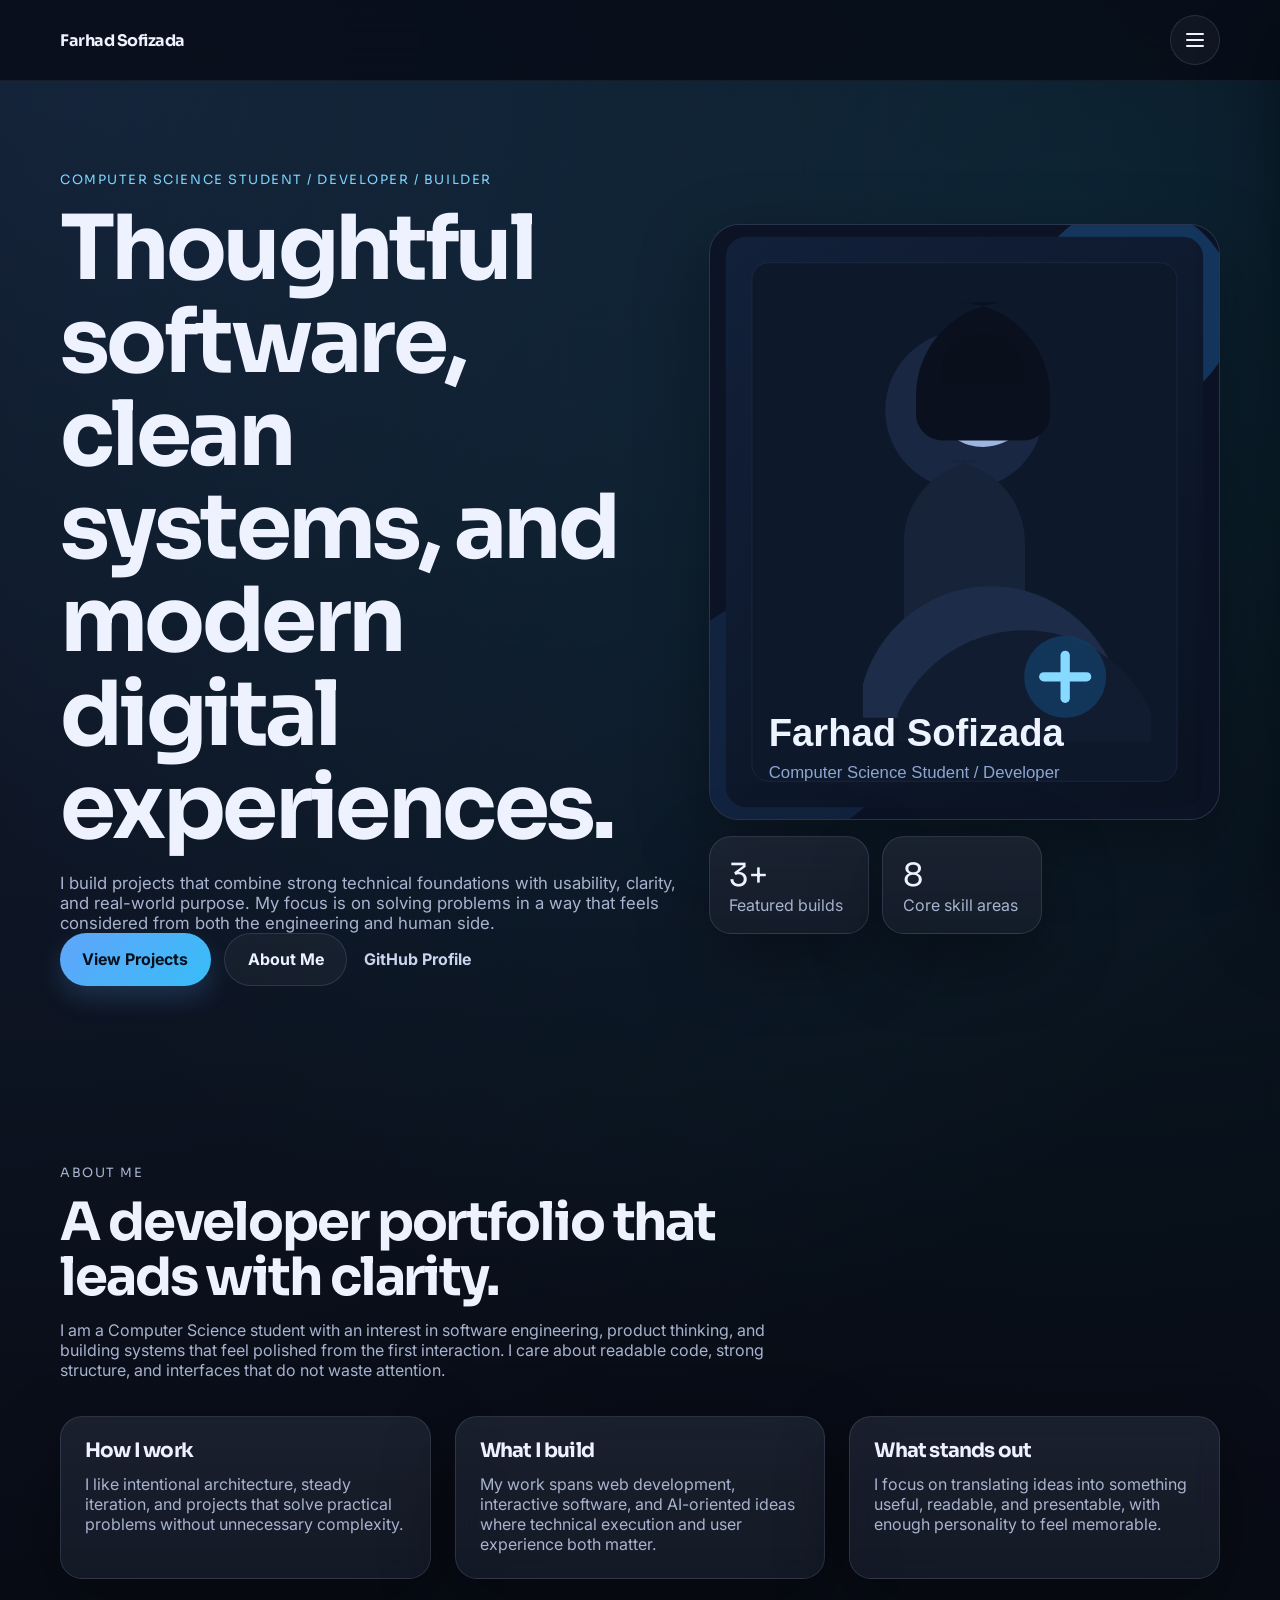
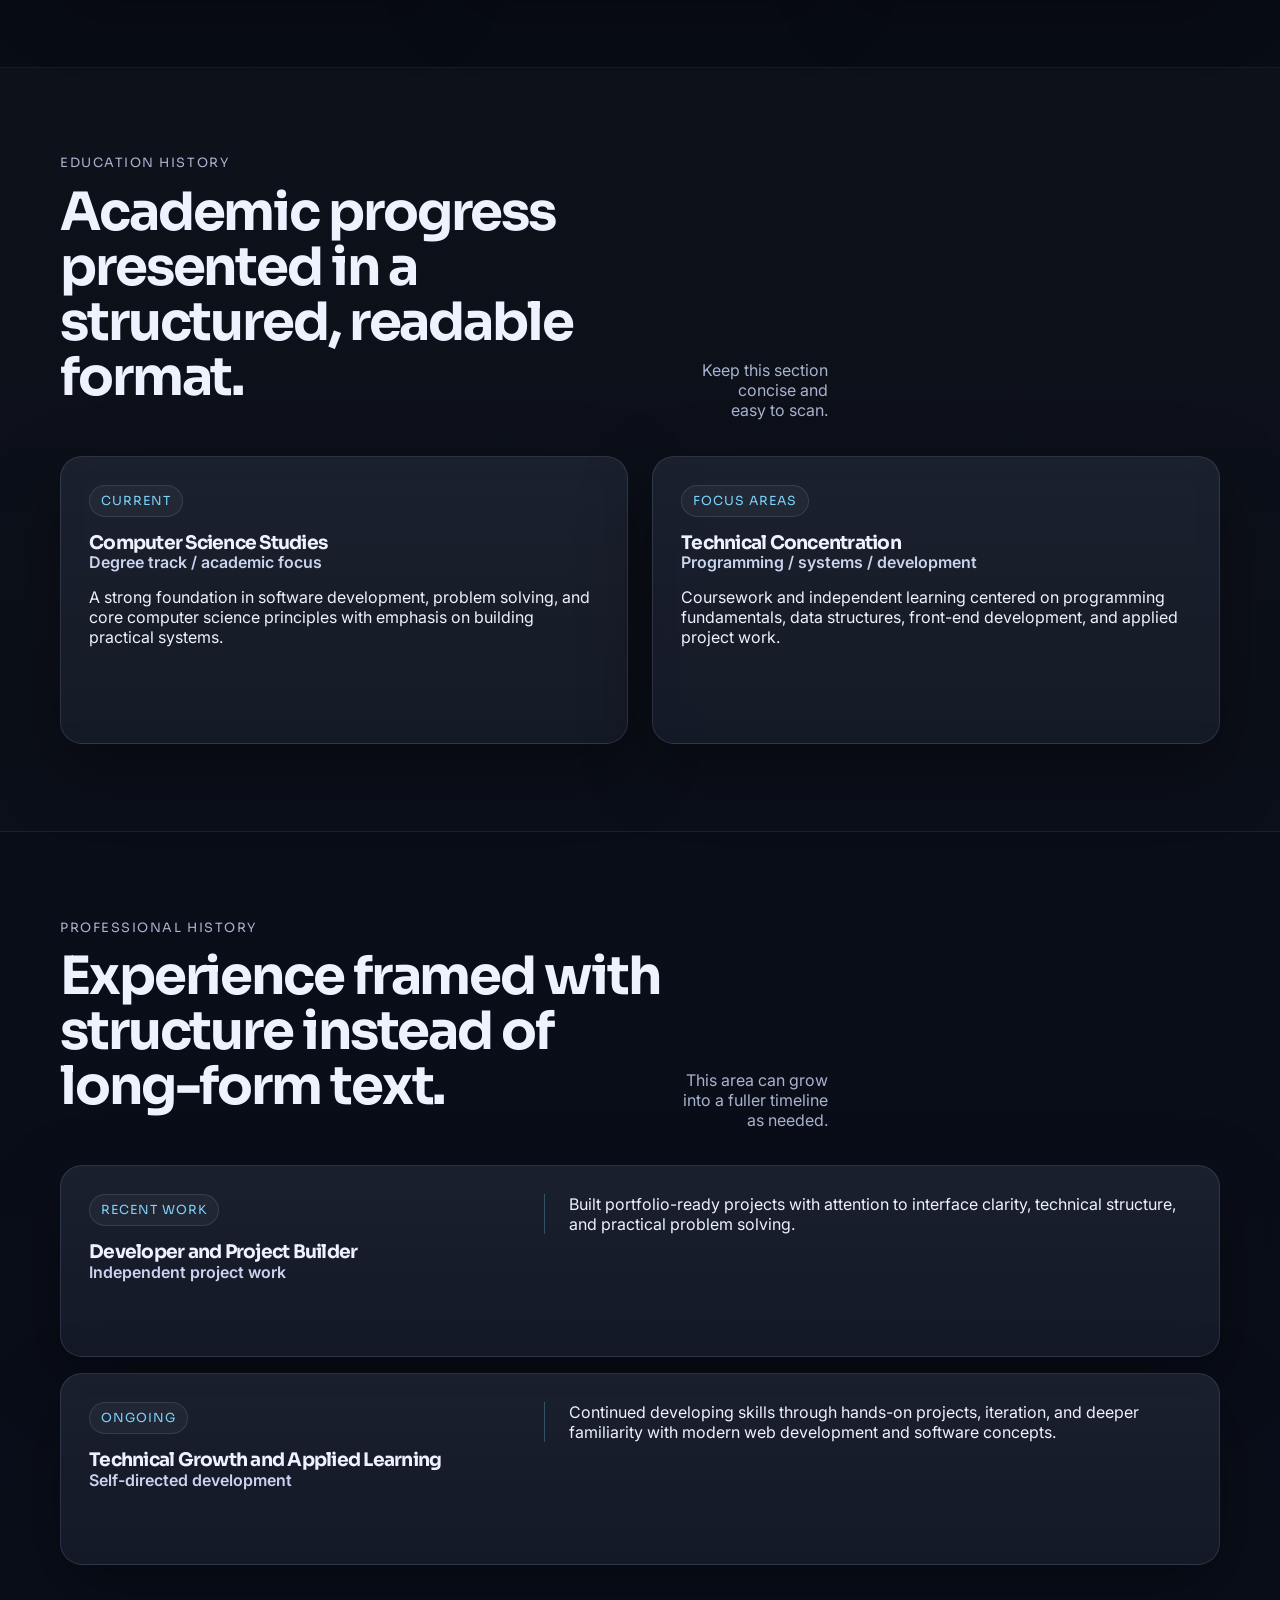
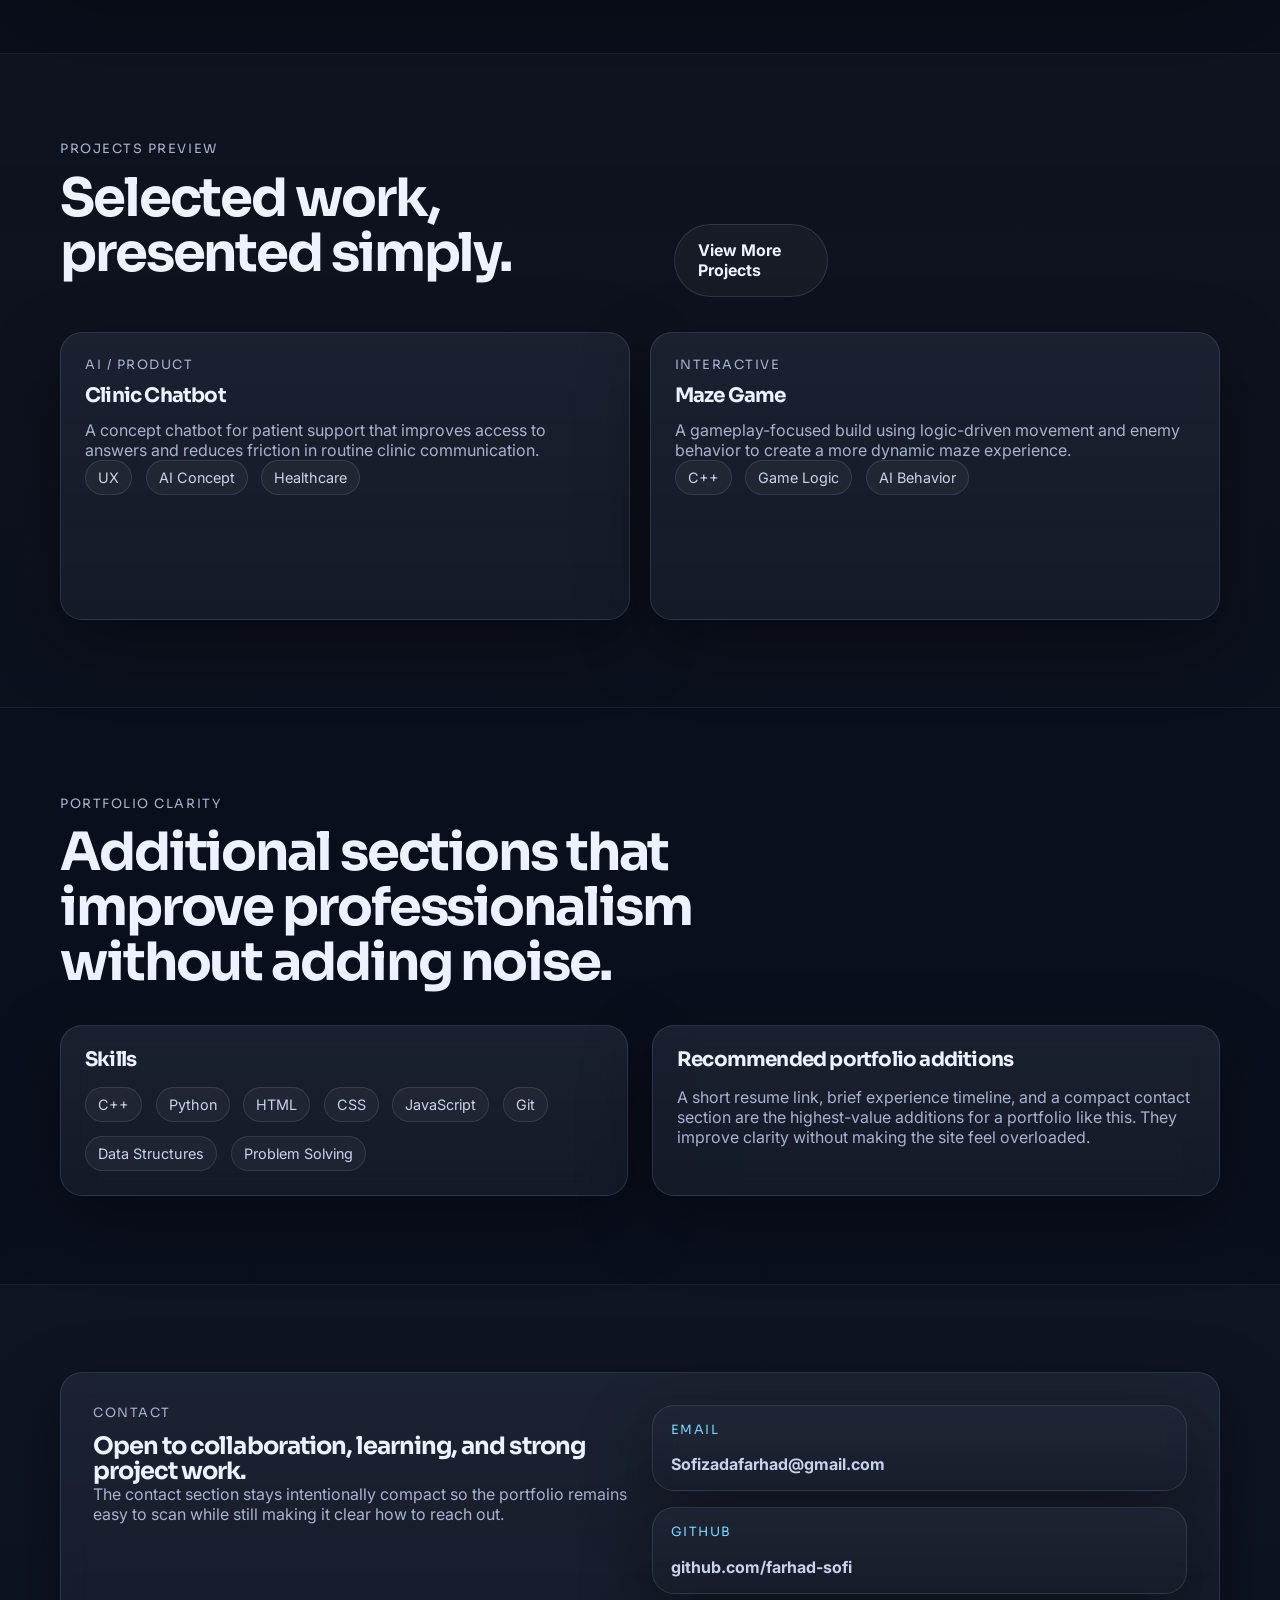
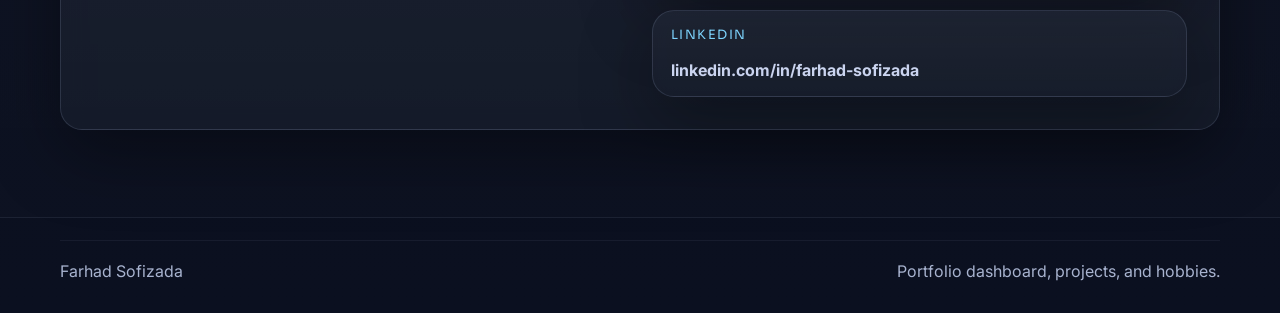
<file: index.html>
<!DOCTYPE html>
<html lang="en">
<head>
    <meta charset="UTF-8">
    <meta name="viewport" content="width=device-width, initial-scale=1.0">
    <title>Farhad Sofizada | Portfolio Dashboard</title>
    <meta
        name="description"
        content="Portfolio dashboard for Farhad Sofizada, a Computer Science student and developer focused on thoughtful software, strong execution, and modern digital experiences."
    >
    <meta property="og:title" content="Farhad Sofizada | Developer Portfolio">
    <meta property="og:description" content="Computer Science student, developer, and builder. Explore selected projects, skills, and interests.">
    <meta property="og:type" content="website">
    <meta property="og:url" content="https://farhadsofizada.github.io/">
    <meta property="og:image" content="https://farhadsofizada.github.io/assets/profile-portrait.svg">
    <link rel="preconnect" href="https://fonts.googleapis.com">
    <link rel="preconnect" href="https://fonts.gstatic.com" crossorigin>
    <link href="https://fonts.googleapis.com/css2?family=Inter:wght@400;500;600;700;800&family=Sora:wght@500;600;700;800&display=swap" rel="stylesheet">
    <link rel="stylesheet" href="style.css">
</head>
<body class="page-home">
    <div class="site-shell">
        <header class="site-header">
            <div class="container header-bar">
                <a class="brand" href="index.html">Farhad Sofizada</a>
                <button class="menu-toggle" type="button" aria-expanded="false" aria-controls="site-menu" aria-label="Open navigation menu">
                    <span></span>
                    <span></span>
                    <span></span>
                </button>
            </div>
        </header>
        <div class="menu-overlay" data-menu-close></div>
        <aside class="site-menu-panel" id="site-menu" aria-label="Primary">
            <div class="site-menu-head">
                <p class="menu-title">Navigation</p>
                <button class="menu-close" type="button" aria-label="Close navigation menu" data-menu-close>
                    <span></span>
                    <span></span>
                </button>
            </div>
            <nav class="site-menu-links">
                <a class="menu-link current" href="index.html">Dashboard / Home</a>
                <a class="menu-link" href="#about">About</a>
                <a class="menu-link" href="#education">Education History</a>
                <a class="menu-link" href="#experience">Professional History</a>
                <a class="menu-link" href="projects.html">Projects</a>
                <a class="menu-link" href="hobbies.html">Hobbies</a>
                <a class="menu-link" href="#contact">Contact</a>
            </nav>
        </aside>

        <main>
            <section class="hero hero-home" id="top">
                <div class="container hero-layout">
                    <div class="hero-copy">
                        <p class="eyebrow">Computer Science Student / Developer / Builder</p>
                        <h1>Thoughtful software, clean systems, and modern digital experiences.</h1>
                        <p class="lead">
                            I build projects that combine strong technical foundations with usability,
                            clarity, and real-world purpose. My focus is on solving problems in a way
                            that feels considered from both the engineering and human side.
                        </p>
                        <div class="hero-actions">
                            <a class="button button-primary" href="projects.html">View Projects</a>
                            <a class="button button-secondary" href="#about">About Me</a>
                            <a class="text-link" href="https://github.com/farhad-sofi" target="_blank" rel="noreferrer">GitHub Profile</a>
                        </div>
                    </div>

                    <div class="hero-visual">
                        <figure class="image-frame image-frame-large" data-zoom-frame>
                            <img src="assets/profile-portrait.svg" alt="Stylized profile portrait for Farhad Sofizada" data-zoom-image>
                        </figure>
                        <div class="hero-badges">
                            <article class="glass-card metric-card">
                                <span class="metric-number">3+</span>
                                <span class="metric-label">Featured builds</span>
                            </article>
                            <article class="glass-card metric-card">
                                <span class="metric-number">8</span>
                                <span class="metric-label">Core skill areas</span>
                            </article>
                        </div>
                    </div>
                </div>
            </section>

            <section class="section" id="about">
                <div class="container">
                    <div class="section-heading">
                        <p class="eyebrow">About Me</p>
                        <h2>A developer portfolio that leads with clarity.</h2>
                        <p>
                            I am a Computer Science student with an interest in software engineering,
                            product thinking, and building systems that feel polished from the first interaction.
                            I care about readable code, strong structure, and interfaces that do not waste attention.
                        </p>
                    </div>

                    <div class="about-grid">
                        <article class="glass-card detail-card">
                            <h3>How I work</h3>
                            <p>
                                I like intentional architecture, steady iteration, and projects that solve
                                practical problems without unnecessary complexity.
                            </p>
                        </article>
                        <article class="glass-card detail-card">
                            <h3>What I build</h3>
                            <p>
                                My work spans web development, interactive software, and AI-oriented ideas
                                where technical execution and user experience both matter.
                            </p>
                        </article>
                        <article class="glass-card detail-card">
                            <h3>What stands out</h3>
                            <p>
                                I focus on translating ideas into something useful, readable, and presentable,
                                with enough personality to feel memorable.
                            </p>
                        </article>
                    </div>
                </div>
            </section>

            <section class="section section-soft" id="education">
                <div class="container">
                    <div class="section-heading split-heading">
                        <div>
                            <p class="eyebrow">Education History</p>
                            <h2>Academic progress presented in a structured, readable format.</h2>
                        </div>
                        <p class="section-note">Keep this section concise and easy to scan.</p>
                    </div>

                    <div class="timeline-grid">
                        <article class="glass-card timeline-card">
                            <span class="timeline-period">Current</span>
                            <h3>Computer Science Studies</h3>
                            <p class="timeline-meta">Degree track / academic focus</p>
                            <p>
                                A strong foundation in software development, problem solving, and core
                                computer science principles with emphasis on building practical systems.
                            </p>
                        </article>
                        <article class="glass-card timeline-card">
                            <span class="timeline-period">Focus Areas</span>
                            <h3>Technical Concentration</h3>
                            <p class="timeline-meta">Programming / systems / development</p>
                            <p>
                                Coursework and independent learning centered on programming fundamentals,
                                data structures, front-end development, and applied project work.
                            </p>
                        </article>
                    </div>
                </div>
            </section>

            <section class="section" id="experience">
                <div class="container">
                    <div class="section-heading split-heading">
                        <div>
                            <p class="eyebrow">Professional History</p>
                            <h2>Experience framed with structure instead of long-form text.</h2>
                        </div>
                        <p class="section-note">This area can grow into a fuller timeline as needed.</p>
                    </div>

                    <div class="experience-list">
                        <article class="glass-card experience-row">
                            <div class="experience-summary">
                                <span class="timeline-period">Recent Work</span>
                                <h3>Developer and Project Builder</h3>
                                <p class="timeline-meta">Independent project work</p>
                            </div>
                            <div class="experience-details">
                                <p>
                                    Built portfolio-ready projects with attention to interface clarity,
                                    technical structure, and practical problem solving.
                                </p>
                            </div>
                        </article>

                        <article class="glass-card experience-row">
                            <div class="experience-summary">
                                <span class="timeline-period">Ongoing</span>
                                <h3>Technical Growth and Applied Learning</h3>
                                <p class="timeline-meta">Self-directed development</p>
                            </div>
                            <div class="experience-details">
                                <p>
                                    Continued developing skills through hands-on projects, iteration,
                                    and deeper familiarity with modern web development and software concepts.
                                </p>
                            </div>
                        </article>
                    </div>
                </div>
            </section>

            <section class="section section-soft" id="projects-preview">
                <div class="container">
                    <div class="section-heading split-heading">
                        <div>
                            <p class="eyebrow">Projects Preview</p>
                            <h2>Selected work, presented simply.</h2>
                        </div>
                        <a class="button button-secondary" href="projects.html">View More Projects</a>
                    </div>

                    <div class="card-grid projects-preview-grid">
                        <article class="project-card glass-card">
                            <p class="card-tag">AI / Product</p>
                            <h3>Clinic Chatbot</h3>
                            <p>
                                A concept chatbot for patient support that improves access to answers and
                                reduces friction in routine clinic communication.
                            </p>
                            <ul class="chip-row">
                                <li>UX</li>
                                <li>AI Concept</li>
                                <li>Healthcare</li>
                            </ul>
                        </article>

                        <article class="project-card glass-card">
                            <p class="card-tag">Interactive</p>
                            <h3>Maze Game</h3>
                            <p>
                                A gameplay-focused build using logic-driven movement and enemy behavior to
                                create a more dynamic maze experience.
                            </p>
                            <ul class="chip-row">
                                <li>C++</li>
                                <li>Game Logic</li>
                                <li>AI Behavior</li>
                            </ul>
                        </article>
                    </div>
                </div>
            </section>

            <section class="section">
                <div class="container">
                    <div class="section-heading">
                        <p class="eyebrow">Portfolio Clarity</p>
                        <h2>Additional sections that improve professionalism without adding noise.</h2>
                    </div>

                    <div class="two-column">
                        <article class="glass-card info-panel">
                            <h3>Skills</h3>
                            <ul class="chip-row">
                                <li>C++</li>
                                <li>Python</li>
                                <li>HTML</li>
                                <li>CSS</li>
                                <li>JavaScript</li>
                                <li>Git</li>
                                <li>Data Structures</li>
                                <li>Problem Solving</li>
                            </ul>
                        </article>

                        <article class="glass-card info-panel">
                            <h3>Recommended portfolio additions</h3>
                            <p>
                                A short resume link, brief experience timeline, and a compact contact section
                                are the highest-value additions for a portfolio like this. They improve clarity
                                without making the site feel overloaded.
                            </p>
                        </article>
                    </div>
                </div>
            </section>

            <section class="section section-soft" id="contact">
                <div class="container">
                    <div class="contact-panel glass-card">
                        <div>
                            <p class="eyebrow">Contact</p>
                            <h2>Open to collaboration, learning, and strong project work.</h2>
                            <p>
                                The contact section stays intentionally compact so the portfolio remains easy
                                to scan while still making it clear how to reach out.
                            </p>
                        </div>
                        <div class="contact-links">
                            <a class="contact-card" href="mailto:Sofizadafarhad@gmail.com">
                                <span class="contact-label">Email</span>
                                <span class="contact-value">Sofizadafarhad@gmail.com</span>
                            </a>
                            <a class="contact-card" href="https://github.com/farhad-sofi" target="_blank" rel="noreferrer">
                                <span class="contact-label">GitHub</span>
                                <span class="contact-value">github.com/farhad-sofi</span>
                            </a>
                            <a class="contact-card" href="https://www.linkedin.com/in/farhad-sofizada" target="_blank" rel="noreferrer">
                                <span class="contact-label">LinkedIn</span>
                                <span class="contact-value">linkedin.com/in/farhad-sofizada</span>
                            </a>
                        </div>
                    </div>
                </div>
            </section>
        </main>

        <footer class="site-footer">
            <div class="container footer-inner">
                <p>Farhad Sofizada</p>
                <p>Portfolio dashboard, projects, and hobbies.</p>
            </div>
        </footer>
    </div>

    <script src="script.js"></script>
</body>
</html>
</file>
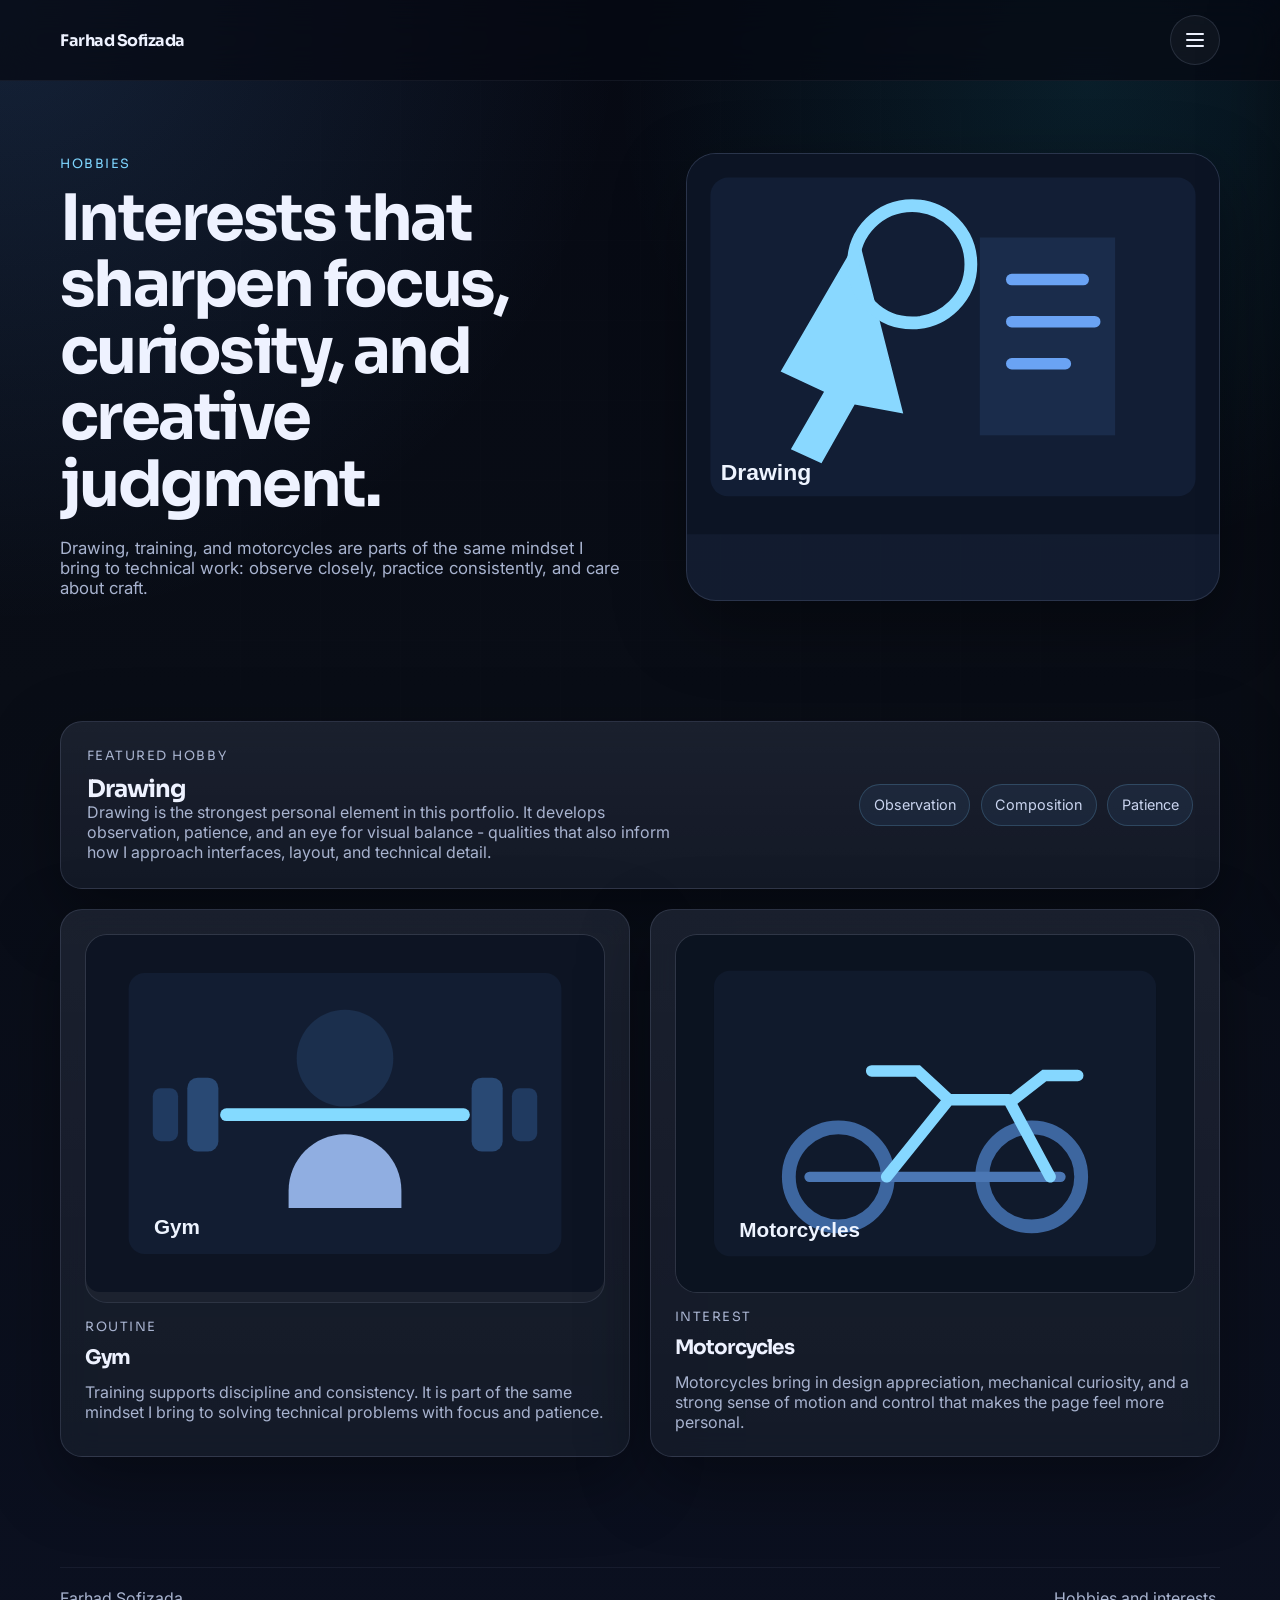
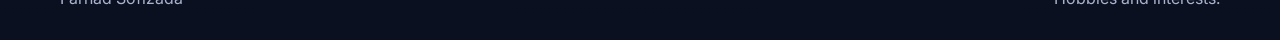
<file: hobbies.html>
<!DOCTYPE html>
<html lang="en">
<head>
    <meta charset="UTF-8">
    <meta name="viewport" content="width=device-width, initial-scale=1.0">
    <title>Farhad Sofizada | Hobbies</title>
    <meta name="description" content="Hobbies and interests for Farhad Sofizada, including drawing, gym, and motorcycles.">
    <meta property="og:title" content="Farhad Sofizada | Hobbies">
    <meta property="og:description" content="Drawing, gym, and motorcycles - the interests behind Farhad Sofizada's portfolio.">
    <meta property="og:type" content="website">
    <meta property="og:url" content="https://farhadsofizada.github.io/hobbies.html">
    <link rel="preconnect" href="https://fonts.googleapis.com">
    <link rel="preconnect" href="https://fonts.gstatic.com" crossorigin>
    <link href="https://fonts.googleapis.com/css2?family=Inter:wght@400;500;600;700;800&family=Sora:wght@500;600;700;800&display=swap" rel="stylesheet">
    <link rel="stylesheet" href="style.css">
</head>
<body class="page-hobbies">
    <div class="site-shell">
        <header class="site-header">
            <div class="container header-bar">
                <a class="brand" href="index.html">Farhad Sofizada</a>
                <button class="menu-toggle" type="button" aria-expanded="false" aria-controls="site-menu" aria-label="Open navigation menu">
                    <span></span>
                    <span></span>
                    <span></span>
                </button>
            </div>
        </header>
        <div class="menu-overlay" data-menu-close></div>
        <aside class="site-menu-panel" id="site-menu" aria-label="Primary">
            <div class="site-menu-head">
                <p class="menu-title">Navigation</p>
                <button class="menu-close" type="button" aria-label="Close navigation menu" data-menu-close>
                    <span></span>
                    <span></span>
                </button>
            </div>
            <nav class="site-menu-links">
                <a class="menu-link" href="index.html">Dashboard / Home</a>
                <a class="menu-link" href="index.html#about">About</a>
                <a class="menu-link" href="index.html#education">Education History</a>
                <a class="menu-link" href="index.html#experience">Professional History</a>
                <a class="menu-link" href="projects.html">Projects</a>
                <a class="menu-link current" href="hobbies.html">Hobbies</a>
                <a class="menu-link" href="index.html#contact">Contact</a>
            </nav>
        </aside>

        <main class="page-main">
            <section class="hobby-hero">
                <div class="container hobby-hero-layout">
                    <div class="hobby-hero-copy">
                        <p class="eyebrow">Hobbies</p>
                        <h1>Interests that sharpen focus, curiosity, and creative judgment.</h1>
                        <p class="lead">
                            Drawing, training, and motorcycles are parts of the same mindset I bring to
                            technical work: observe closely, practice consistently, and care about craft.
                        </p>
                    </div>
                    <figure class="feature-banner drawing-banner" data-zoom-frame>
                        <img src="assets/hobby-drawing.svg" alt="Illustration representing drawing" data-zoom-image>
                    </figure>
                </div>
            </section>

            <section class="section">
                <div class="container hobby-layout">
                    <article class="hobby-card hobby-card-featured glass-card">
                        <div class="hobby-copy">
                            <p class="card-tag">Featured Hobby</p>
                            <h2>Drawing</h2>
                            <p>
                                Drawing is the strongest personal element in this portfolio. It develops observation,
                                patience, and an eye for visual balance - qualities that also inform how I approach
                                interfaces, layout, and technical detail.
                            </p>
                        </div>
                        <div class="drawing-notes">
                            <span>Observation</span>
                            <span>Composition</span>
                            <span>Patience</span>
                        </div>
                    </article>

                    <div class="card-grid hobbies-grid">
                        <article class="hobby-card glass-card">
                            <div class="hobby-image">
                                <img src="assets/hobby-gym.svg" alt="Illustration representing gym training">
                            </div>
                            <div class="hobby-copy">
                                <p class="card-tag">Routine</p>
                                <h3>Gym</h3>
                                <p>
                                    Training supports discipline and consistency. It is part of the same mindset
                                    I bring to solving technical problems with focus and patience.
                                </p>
                            </div>
                        </article>

                        <article class="hobby-card glass-card">
                            <div class="hobby-image">
                                <img src="assets/hobby-motorcycle.svg" alt="Illustration representing motorcycles">
                            </div>
                            <div class="hobby-copy">
                                <p class="card-tag">Interest</p>
                                <h3>Motorcycles</h3>
                                <p>
                                    Motorcycles bring in design appreciation, mechanical curiosity, and a strong
                                    sense of motion and control that makes the page feel more personal.
                                </p>
                            </div>
                        </article>
                    </div>
                </div>
            </section>
        </main>

        <footer class="site-footer">
            <div class="container footer-inner">
                <p>Farhad Sofizada</p>
                <p>Hobbies and interests.</p>
            </div>
        </footer>
    </div>

    <script src="script.js"></script>
</body>
</html>
</file>
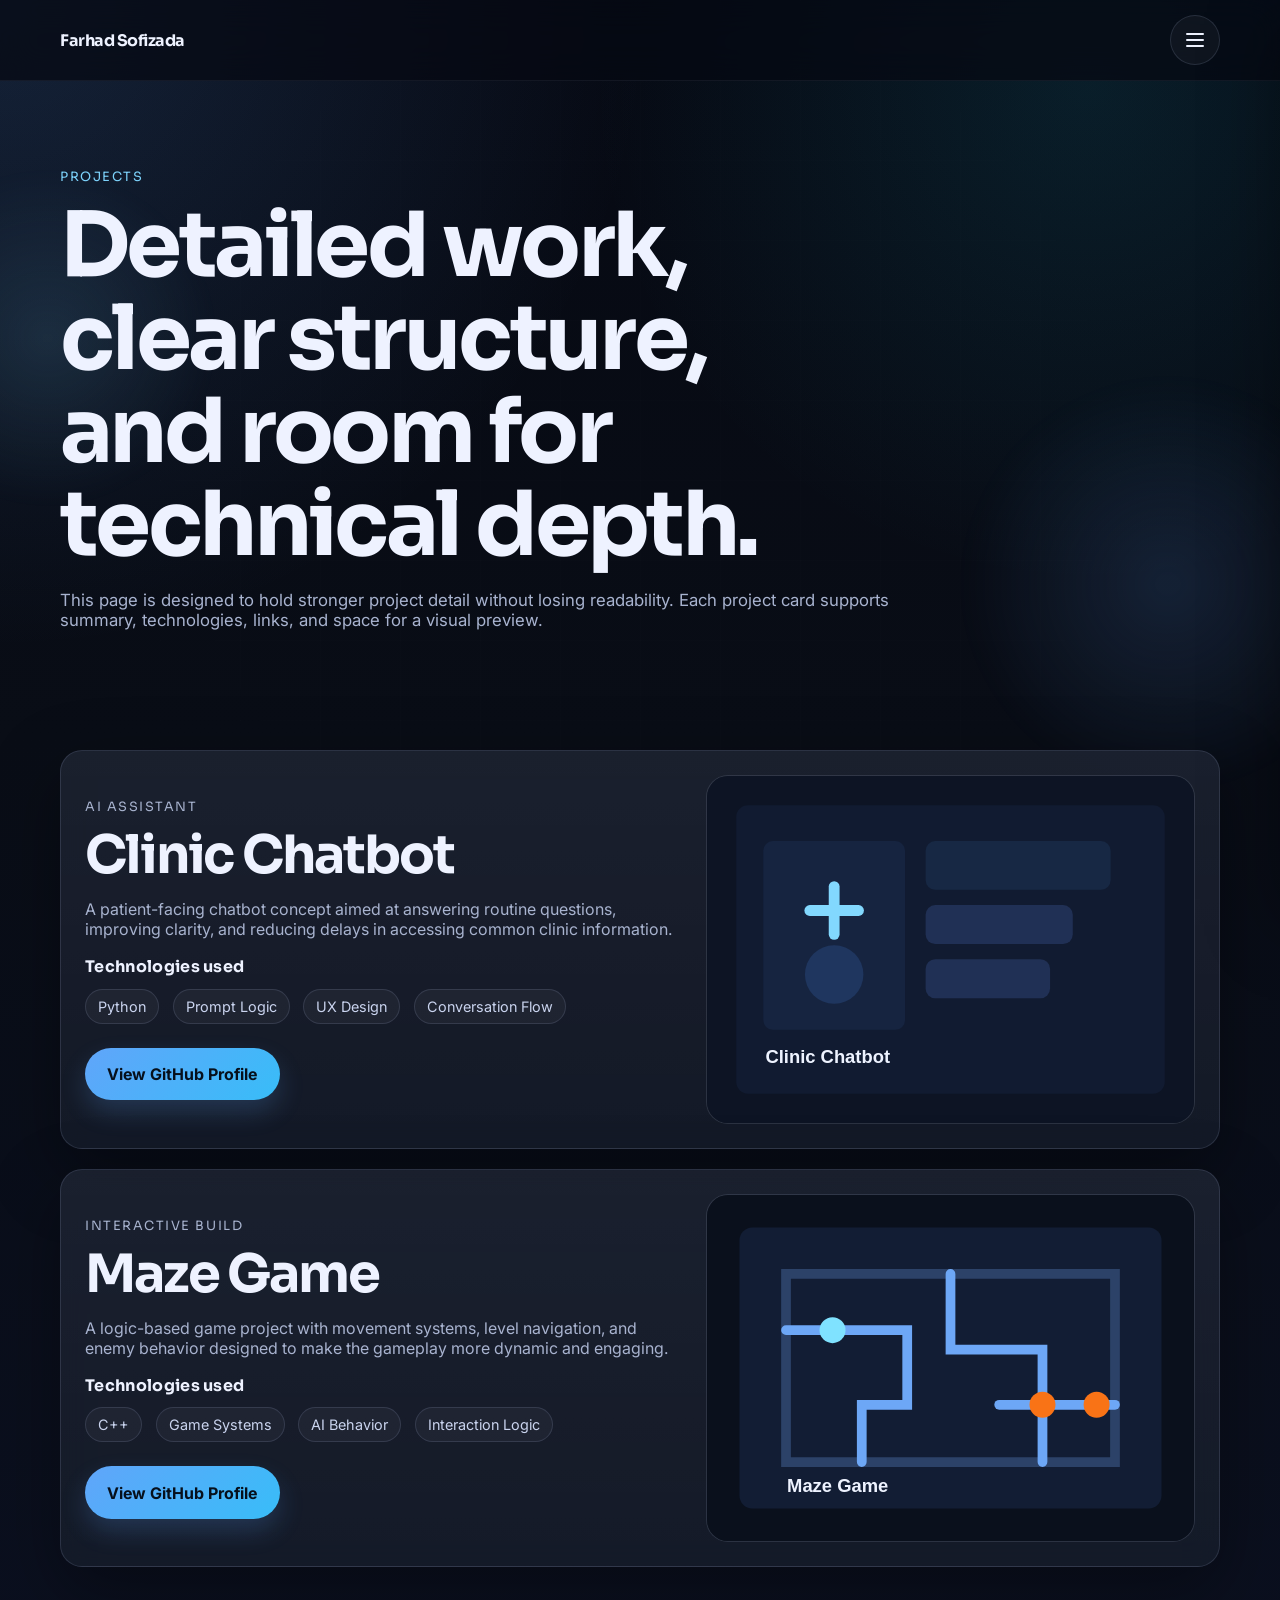
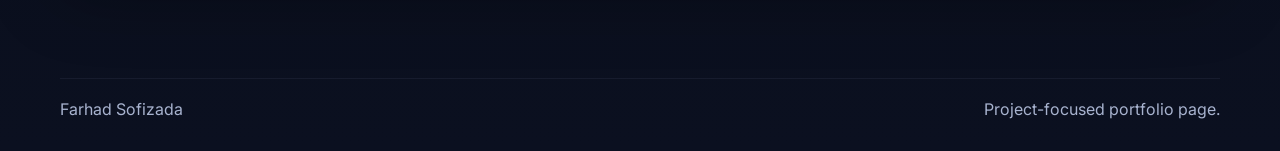
<file: projects.html>
<!DOCTYPE html>
<html lang="en">
<head>
    <meta charset="UTF-8">
    <meta name="viewport" content="width=device-width, initial-scale=1.0">
    <title>Farhad Sofizada | Projects</title>
    <meta
        name="description"
        content="Projects by Farhad Sofizada, including web, AI, and interactive software work presented in a modern, detailed portfolio layout."
    >
    <meta property="og:title" content="Farhad Sofizada | Projects">
    <meta property="og:description" content="Selected software, AI, and interactive projects by Farhad Sofizada.">
    <meta property="og:type" content="website">
    <meta property="og:url" content="https://farhadsofizada.github.io/projects.html">
    <link rel="preconnect" href="https://fonts.googleapis.com">
    <link rel="preconnect" href="https://fonts.gstatic.com" crossorigin>
    <link href="https://fonts.googleapis.com/css2?family=Inter:wght@400;500;600;700;800&family=Sora:wght@500;600;700;800&display=swap" rel="stylesheet">
    <link rel="stylesheet" href="style.css">
</head>
<body class="page-projects">
    <div class="site-shell">
        <header class="site-header">
            <div class="container header-bar">
                <a class="brand" href="index.html">Farhad Sofizada</a>
                <button class="menu-toggle" type="button" aria-expanded="false" aria-controls="site-menu" aria-label="Open navigation menu">
                    <span></span>
                    <span></span>
                    <span></span>
                </button>
            </div>
        </header>
        <div class="menu-overlay" data-menu-close></div>
        <aside class="site-menu-panel" id="site-menu" aria-label="Primary">
            <div class="site-menu-head">
                <p class="menu-title">Navigation</p>
                <button class="menu-close" type="button" aria-label="Close navigation menu" data-menu-close>
                    <span></span>
                    <span></span>
                </button>
            </div>
            <nav class="site-menu-links">
                <a class="menu-link" href="index.html">Dashboard / Home</a>
                <a class="menu-link" href="index.html#about">About</a>
                <a class="menu-link" href="index.html#education">Education History</a>
                <a class="menu-link" href="index.html#experience">Professional History</a>
                <a class="menu-link current" href="projects.html">Projects</a>
                <a class="menu-link" href="hobbies.html">Hobbies</a>
                <a class="menu-link" href="index.html#contact">Contact</a>
            </nav>
        </aside>

        <main class="page-main animated-backdrop">
            <section class="page-hero compact-hero">
                <div class="container">
                    <p class="eyebrow">Projects</p>
                    <h1>Detailed work, clear structure, and room for technical depth.</h1>
                    <p class="lead max-text">
                        This page is designed to hold stronger project detail without losing readability.
                        Each project card supports summary, technologies, links, and space for a visual preview.
                    </p>
                </div>
            </section>

            <section class="section">
                <div class="container project-stack">
                    <article class="project-showcase glass-card">
                        <div class="project-showcase-copy">
                            <p class="card-tag">AI Assistant</p>
                            <h2>Clinic Chatbot</h2>
                            <p>
                                A patient-facing chatbot concept aimed at answering routine questions,
                                improving clarity, and reducing delays in accessing common clinic information.
                            </p>
                            <div class="meta-block">
                                <h3>Technologies used</h3>
                                <ul class="chip-row">
                                    <li>Python</li>
                                    <li>Prompt Logic</li>
                                    <li>UX Design</li>
                                    <li>Conversation Flow</li>
                                </ul>
                            </div>
                            <a class="button button-primary" href="https://github.com/farhad-sofi" target="_blank" rel="noreferrer">View GitHub Profile</a>
                        </div>
                        <div class="project-showcase-visual">
                            <img src="assets/project-clinic.svg" alt="Visual placeholder for the Clinic Chatbot project">
                        </div>
                    </article>

                    <article class="project-showcase glass-card">
                        <div class="project-showcase-copy">
                            <p class="card-tag">Interactive Build</p>
                            <h2>Maze Game</h2>
                            <p>
                                A logic-based game project with movement systems, level navigation, and
                                enemy behavior designed to make the gameplay more dynamic and engaging.
                            </p>
                            <div class="meta-block">
                                <h3>Technologies used</h3>
                                <ul class="chip-row">
                                    <li>C++</li>
                                    <li>Game Systems</li>
                                    <li>AI Behavior</li>
                                    <li>Interaction Logic</li>
                                </ul>
                            </div>
                            <a class="button button-primary" href="https://github.com/farhad-sofi" target="_blank" rel="noreferrer">View GitHub Profile</a>
                        </div>
                        <div class="project-showcase-visual">
                            <img src="assets/project-maze.svg" alt="Visual placeholder for the Maze Game project">
                        </div>
                    </article>
                </div>
            </section>
        </main>

        <footer class="site-footer">
            <div class="container footer-inner">
                <p>Farhad Sofizada</p>
                <p>Project-focused portfolio page.</p>
            </div>
        </footer>
    </div>

    <script src="script.js"></script>
</body>
</html>
</file>
<file: style.css>
:root {
    --bg: #090d16;
    --bg-elevated: #0f1627;
    --bg-soft: #121b2f;
    --card: rgba(17, 24, 39, 0.72);
    --card-strong: rgba(20, 30, 50, 0.92);
    --text: #eef2ff;
    --muted: #a8b3cf;
    --muted-strong: #cad4ef;
    --line: rgba(167, 180, 214, 0.16);
    --accent: #7dd3fc;
    --accent-strong: #60a5fa;
    --shadow: 0 24px 70px rgba(0, 0, 0, 0.35);
    --radius-xl: 30px;
    --radius-lg: 22px;
    --container: min(1160px, calc(100% - 2rem));
    --header-height: 5rem;
}

* {
    box-sizing: border-box;
    margin: 0;
    padding: 0;
}

html {
    scroll-behavior: smooth;
}

body {
    min-height: 100vh;
    font-family: "Inter", sans-serif;
    color: var(--text);
    background:
        radial-gradient(circle at top left, rgba(96, 165, 250, 0.16), transparent 30%),
        radial-gradient(circle at 85% 5%, rgba(34, 211, 238, 0.1), transparent 25%),
        linear-gradient(180deg, #060913 0%, #090d16 42%, #0b1020 100%);
}

body::before {
    content: "";
    position: fixed;
    inset: 0;
    background:
        linear-gradient(rgba(255, 255, 255, 0.018) 1px, transparent 1px),
        linear-gradient(90deg, rgba(255, 255, 255, 0.018) 1px, transparent 1px);
    background-size: 80px 80px;
    mask-image: radial-gradient(circle at center, black 55%, transparent 100%);
    pointer-events: none;
    opacity: 0.45;
    z-index: -1;
}

a {
    color: inherit;
    text-decoration: none;
}

img {
    display: block;
    max-width: 100%;
}

ul {
    list-style: none;
}

.site-shell {
    position: relative;
    overflow: clip;
}

.menu-open {
    overflow: hidden;
}

.container {
    width: var(--container);
    margin: 0 auto;
}

.site-header {
    position: sticky;
    top: 0;
    z-index: 100;
    backdrop-filter: blur(18px);
    background: rgba(6, 9, 19, 0.72);
    border-bottom: 1px solid rgba(167, 180, 214, 0.08);
}

.header-bar {
    min-height: var(--header-height);
    display: flex;
    align-items: center;
    justify-content: space-between;
    gap: 1rem;
}

.brand,
.eyebrow,
.card-tag,
.contact-label {
    font-family: "Sora", sans-serif;
}

.brand {
    font-size: 1rem;
    font-weight: 700;
    letter-spacing: -0.03em;
}

.menu-toggle {
    width: 3.1rem;
    height: 3.1rem;
    display: inline-grid;
    gap: 0.28rem;
    align-content: center;
    justify-items: center;
    border: 1px solid var(--line);
    border-radius: 999px;
    background: rgba(255, 255, 255, 0.04);
    cursor: pointer;
    transition: transform 180ms ease, border-color 180ms ease, background 180ms ease;
}

.menu-toggle:hover {
    transform: translateY(-1px);
    border-color: rgba(125, 211, 252, 0.42);
    background: rgba(255, 255, 255, 0.07);
}

.menu-toggle span {
    width: 1.1rem;
    height: 2px;
    background: var(--text);
    border-radius: 999px;
    transition: transform 180ms ease, opacity 180ms ease;
}

.menu-open .menu-toggle span:nth-child(1) {
    transform: translateY(6px) rotate(45deg);
}

.menu-open .menu-toggle span:nth-child(2) {
    opacity: 0;
}

.menu-open .menu-toggle span:nth-child(3) {
    transform: translateY(-6px) rotate(-45deg);
}

.menu-overlay {
    position: fixed;
    inset: 0;
    background: rgba(3, 6, 15, 0.58);
    backdrop-filter: blur(4px);
    opacity: 0;
    pointer-events: none;
    transition: opacity 220ms ease;
    z-index: 110;
}

.menu-open .menu-overlay {
    opacity: 1;
    pointer-events: auto;
}

.site-menu-panel {
    position: fixed;
    top: 0;
    right: 0;
    width: min(24rem, 100vw);
    height: 100vh;
    padding: 1.25rem;
    display: grid;
    align-content: start;
    gap: 1rem;
    background: rgba(8, 12, 22, 0.96);
    border-left: 1px solid rgba(167, 180, 214, 0.12);
    box-shadow: var(--shadow);
    transform: translateX(100%);
    transition: transform 240ms ease;
    z-index: 120;
}

.menu-open .site-menu-panel {
    transform: translateX(0);
}

.site-menu-head {
    display: flex;
    align-items: center;
    justify-content: space-between;
    gap: 1rem;
    padding-bottom: 0.75rem;
    border-bottom: 1px solid rgba(167, 180, 214, 0.08);
}

.menu-title {
    font-family: "Sora", sans-serif;
    font-size: 0.95rem;
    letter-spacing: 0.04em;
    color: var(--muted-strong);
}

.menu-close {
    width: 2.8rem;
    height: 2.8rem;
    position: relative;
    border: 1px solid var(--line);
    border-radius: 999px;
    background: rgba(255, 255, 255, 0.04);
    cursor: pointer;
}

.menu-close span {
    position: absolute;
    inset: 50% auto auto 50%;
    width: 1rem;
    height: 2px;
    background: var(--text);
    border-radius: 999px;
}

.menu-close span:first-child {
    transform: translate(-50%, -50%) rotate(45deg);
}

.menu-close span:last-child {
    transform: translate(-50%, -50%) rotate(-45deg);
}

.site-menu-links {
    display: grid;
    gap: 0.45rem;
}

.menu-link {
    padding: 1rem 1.05rem;
    border-radius: 16px;
    color: var(--muted-strong);
    transition: background 180ms ease, color 180ms ease;
}

.menu-link:hover,
.menu-link.current {
    background: rgba(255, 255, 255, 0.06);
    color: var(--text);
}

.hero,
.section,
.page-hero {
    padding: 5.5rem 0;
}

.hero-layout,
.about-grid,
.two-column,
.contact-panel,
.hobby-layout,
.timeline-grid,
.experience-list {
    display: grid;
    gap: 1.5rem;
}

.hero-layout {
    grid-template-columns: minmax(0, 1.1fr) minmax(300px, 0.9fr);
    align-items: center;
    min-height: calc(100vh - var(--header-height));
}

.eyebrow,
.card-tag,
.contact-label {
    margin-bottom: 0.85rem;
    font-size: 0.8rem;
    letter-spacing: 0.12em;
    text-transform: uppercase;
    color: var(--accent);
}

h1,
h2,
h3 {
    font-family: "Sora", sans-serif;
    letter-spacing: -0.04em;
    line-height: 1.04;
}

.hero-copy h1,
.page-hero h1,
.feature-overlay h1 {
    font-size: clamp(3rem, 7vw, 5.8rem);
    max-width: 11ch;
}

.lead,
.section-heading p,
.detail-card p,
.project-card p,
.info-panel p,
.contact-panel p,
.project-showcase p,
.hobby-copy p,
.footer-inner p {
    color: var(--muted);
}

.lead {
    max-width: 60ch;
    margin-top: 1.2rem;
    font-size: 1.05rem;
}

.max-text {
    max-width: 52rem;
}

.hero-actions,
.chip-row,
.hero-badges {
    display: flex;
    flex-wrap: wrap;
    gap: 0.85rem;
}

.button {
    display: inline-flex;
    align-items: center;
    justify-content: center;
    min-height: 3.3rem;
    padding: 0.95rem 1.4rem;
    border-radius: 999px;
    font-weight: 700;
    transition: transform 180ms ease, box-shadow 180ms ease, border-color 180ms ease, background 180ms ease;
}

.button:hover {
    transform: translateY(-2px);
}

.button-primary {
    background: linear-gradient(135deg, var(--accent-strong), #38bdf8);
    color: #06101c;
    box-shadow: 0 12px 26px rgba(96, 165, 250, 0.2);
}

.button-secondary {
    border: 1px solid var(--line);
    background: rgba(255, 255, 255, 0.04);
    color: var(--text);
}

.glass-card,
.contact-card {
    border: 1px solid var(--line);
    border-radius: var(--radius-lg);
    background:
        linear-gradient(180deg, rgba(255, 255, 255, 0.05), rgba(255, 255, 255, 0.02)),
        var(--card);
    backdrop-filter: blur(14px);
    box-shadow: var(--shadow);
}

.image-frame,
.feature-banner {
    position: relative;
    overflow: hidden;
    border-radius: var(--radius-xl);
    border: 1px solid rgba(167, 180, 214, 0.16);
    box-shadow: var(--shadow);
    background: var(--card-strong);
}

.image-frame-large {
    min-height: 34rem;
}

.image-frame img,
.feature-banner img {
    width: 100%;
    height: 100%;
    object-fit: cover;
    transform: scale(1.18);
    transition: transform 200ms linear;
    will-change: transform;
}

.hero-visual {
    display: grid;
    gap: 1rem;
}

.metric-card {
    min-width: 10rem;
    padding: 1.15rem 1.2rem;
}

.metric-number {
    display: block;
    font-family: "Sora", sans-serif;
    font-size: 2rem;
}

.metric-label {
    color: var(--muted);
}

.section-soft {
    position: relative;
}

.section-soft::before {
    content: "";
    position: absolute;
    inset: 0;
    background: linear-gradient(180deg, rgba(255, 255, 255, 0.025), rgba(255, 255, 255, 0.012));
    border-block: 1px solid rgba(167, 180, 214, 0.08);
    pointer-events: none;
}

.section > .container,
.section-soft > .container,
.page-hero > .container {
    position: relative;
    z-index: 1;
}

.text-link {
    align-self: center;
    padding: 0.85rem 0.2rem;
    color: var(--muted-strong);
    font-weight: 700;
    transition: color 180ms ease;
}

.text-link:hover {
    color: var(--accent);
}

.section-heading {
    max-width: 48rem;
    margin-bottom: 2.2rem;
}

.section-note {
    max-width: 24rem;
    color: var(--muted);
    text-align: right;
}

.section-heading h2,
.project-showcase h2 {
    font-size: clamp(2rem, 5vw, 3.3rem);
    margin-bottom: 1rem;
}

.split-heading {
    display: flex;
    align-items: end;
    justify-content: space-between;
    gap: 1rem;
}

.about-grid {
    grid-template-columns: repeat(3, minmax(0, 1fr));
}

.timeline-grid {
    grid-template-columns: repeat(2, minmax(0, 1fr));
}

.timeline-card,
.experience-row {
    position: relative;
    padding: 1.75rem;
    background:
        linear-gradient(180deg, rgba(255, 255, 255, 0.05), rgba(255, 255, 255, 0.02)),
        var(--card);
    box-shadow: var(--shadow);
}

.timeline-card {
    min-height: 18rem;
}

.experience-row {
    min-height: 12rem;
}

.timeline-period {
    display: inline-flex;
    margin-bottom: 1rem;
    padding: 0.45rem 0.7rem;
    border-radius: 999px;
    border: 1px solid rgba(167, 180, 214, 0.16);
    background: rgba(255, 255, 255, 0.04);
    color: var(--accent);
    font-family: "Sora", sans-serif;
    font-size: 0.78rem;
    letter-spacing: 0.08em;
    text-transform: uppercase;
}

.timeline-meta {
    margin-bottom: 0.9rem;
    color: var(--muted-strong);
    font-weight: 600;
}

.experience-list {
    gap: 1rem;
}

.experience-row {
    display: grid;
    grid-template-columns: minmax(220px, 0.8fr) minmax(0, 1.2fr);
    gap: 1.5rem;
    align-items: start;
}

.experience-details {
    padding-left: 1.5rem;
    border-left: 1px solid rgba(125, 211, 252, 0.28);
}

.detail-card,
.project-card,
.info-panel,
.project-showcase,
.hobby-card {
    padding: 1.5rem;
    transition: transform 180ms ease, border-color 180ms ease;
}

.detail-card:hover,
.project-card:hover,
.info-panel:hover,
.hobby-card:hover,
.contact-card:hover {
    transform: translateY(-4px);
    border-color: rgba(125, 211, 252, 0.34);
}

.detail-card h3,
.project-card h3,
.info-panel h3,
.hobby-copy h3 {
    margin-bottom: 0.8rem;
    font-size: 1.25rem;
}

.card-grid {
    display: grid;
    gap: 1.2rem;
}

.projects-preview-grid {
    grid-template-columns: repeat(2, minmax(0, 1fr));
}

.project-card {
    min-height: 18rem;
}

.chip-row li {
    padding: 0.5rem 0.75rem;
    border: 1px solid rgba(167, 180, 214, 0.16);
    border-radius: 999px;
    color: var(--muted-strong);
    background: rgba(255, 255, 255, 0.04);
    font-size: 0.9rem;
}

.two-column,
.contact-panel {
    grid-template-columns: repeat(2, minmax(0, 1fr));
}

.info-panel h3 {
    margin-bottom: 1rem;
}

.contact-panel {
    padding: 2rem;
    gap: 1.5rem;
}

.contact-links {
    display: grid;
    gap: 1rem;
}

.contact-card {
    padding: 1rem 1.1rem;
    display: grid;
    gap: 0.2rem;
}

.contact-value {
    color: var(--muted-strong);
    font-weight: 700;
    word-break: break-word;
}

.site-footer {
    padding: 1.4rem 0 2rem;
}

.footer-inner {
    display: flex;
    justify-content: space-between;
    gap: 1rem;
    padding-top: 1.25rem;
    border-top: 1px solid rgba(167, 180, 214, 0.08);
}

.animated-backdrop {
    position: relative;
}

.animated-backdrop::before,
.animated-backdrop::after {
    content: "";
    position: fixed;
    border-radius: 999px;
    pointer-events: none;
    z-index: -1;
}

.animated-backdrop::before {
    top: 18%;
    left: -8rem;
    width: 22rem;
    height: 22rem;
    background: radial-gradient(circle, rgba(125, 211, 252, 0.12), transparent 68%);
    filter: blur(6px);
    animation: drift 14s ease-in-out infinite alternate;
}

.animated-backdrop::after {
    right: -6rem;
    bottom: 12%;
    width: 26rem;
    height: 26rem;
    background: radial-gradient(circle, rgba(96, 165, 250, 0.14), transparent 70%);
    filter: blur(10px);
    animation: drift 18s ease-in-out infinite alternate-reverse;
}

.compact-hero {
    padding-bottom: 2rem;
}

.project-stack {
    display: grid;
    gap: 1.3rem;
}

.project-showcase {
    display: grid;
    grid-template-columns: minmax(0, 1.1fr) minmax(250px, 0.9fr);
    gap: 1.5rem;
    align-items: center;
}

.meta-block {
    margin: 1.25rem 0 1.5rem;
}

.meta-block h3 {
    margin-bottom: 0.8rem;
    font-size: 1rem;
    letter-spacing: 0.02em;
}

.project-showcase-visual,
.hobby-image {
    border-radius: var(--radius-lg);
    overflow: hidden;
    border: 1px solid rgba(167, 180, 214, 0.12);
    background: rgba(255, 255, 255, 0.03);
}

.project-showcase-visual img,
.hobby-image img {
    width: 100%;
    min-height: 14rem;
    object-fit: cover;
}

.hobby-hero {
    padding: 4.5rem 0 2rem;
}

.hobby-hero-layout {
    display: grid;
    grid-template-columns: minmax(0, 1fr) minmax(320px, 0.95fr);
    gap: clamp(1.5rem, 5vw, 4rem);
    align-items: center;
}

.hobby-hero-copy h1 {
    font-size: clamp(2.7rem, 5vw, 4.7rem);
    max-width: 11ch;
}

.feature-banner,
.drawing-banner {
    min-height: 28rem;
}

.drawing-banner img {
    object-fit: cover;
}

.hobby-layout {
    gap: 1.25rem;
}

.hobby-card-featured {
    display: grid;
    grid-template-columns: minmax(0, 1.1fr) minmax(220px, 0.9fr);
    gap: 1.4rem;
    align-items: center;
    padding: 1.6rem;
}

.drawing-notes {
    display: flex;
    flex-wrap: wrap;
    gap: 0.65rem;
    justify-content: flex-end;
}

.drawing-notes span {
    padding: 0.7rem 0.85rem;
    border: 1px solid rgba(125, 211, 252, 0.2);
    border-radius: 999px;
    background: rgba(96, 165, 250, 0.08);
    color: var(--muted-strong);
    font-size: 0.9rem;
}

.hobbies-grid {
    grid-template-columns: repeat(2, minmax(0, 1fr));
}

.hobby-card {
    display: grid;
    gap: 1rem;
}

@keyframes drift {
    from {
        transform: translate3d(0, 0, 0) scale(1);
    }
    to {
        transform: translate3d(2rem, -1rem, 0) scale(1.08);
    }
}

@media (max-width: 980px) {
    .hero-layout,
    .about-grid,
    .two-column,
    .contact-panel,
    .projects-preview-grid,
    .project-showcase,
    .hobby-card-featured,
    .hobbies-grid,
    .timeline-grid,
    .experience-row,
    .hobby-hero-layout {
        grid-template-columns: 1fr;
    }

    .hero-copy h1,
    .page-hero h1,
    .feature-overlay h1 {
        max-width: none;
    }

    .image-frame-large {
        min-height: 24rem;
    }
}

@media (max-width: 720px) {
    .hero,
    .section,
    .page-hero {
        padding: 4.5rem 0;
    }

    .feature-banner {
        min-height: 22rem;
    }

    .split-heading,
    .footer-inner {
        flex-direction: column;
        align-items: start;
    }

    .hero-copy h1,
    .page-hero h1,
    .feature-overlay h1 {
        font-size: clamp(2.6rem, 15vw, 4rem);
    }

    .contact-panel {
        padding: 1.4rem;
    }

    .site-menu-panel {
        width: min(22rem, 100vw);
    }

    .section-note {
        text-align: left;
    }

    .experience-details {
        padding-left: 0;
        border-left: 0;
    }

    .drawing-notes {
        justify-content: flex-start;
    }
}
</file>
